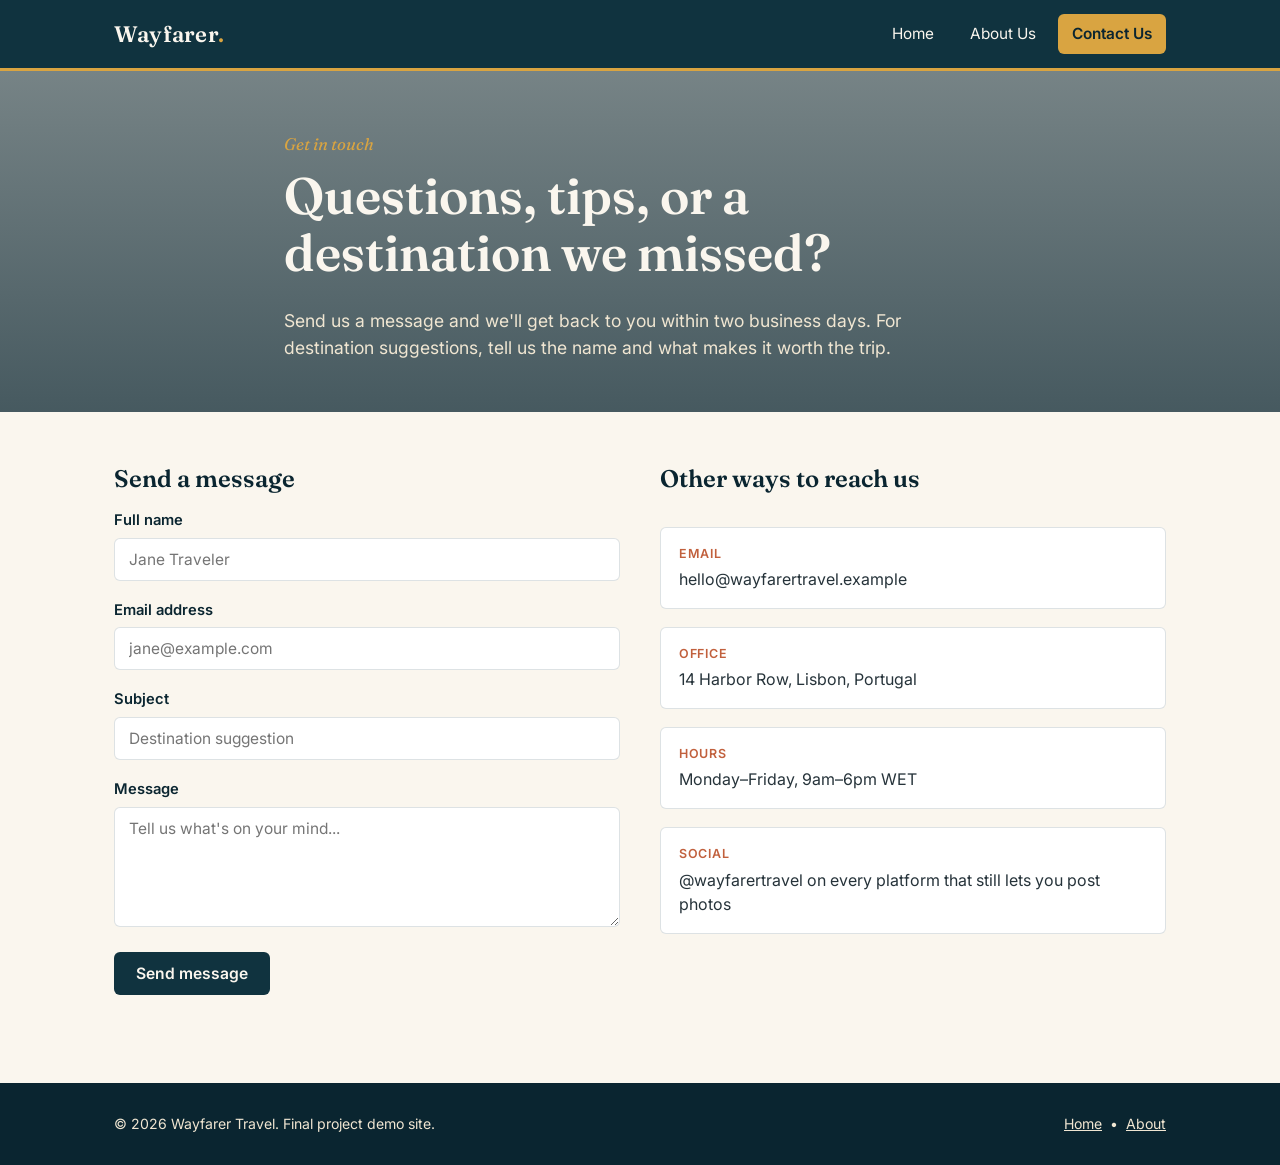
<file: contact.html>
<!DOCTYPE html>
<html lang="en">
<head>
  <meta charset="UTF-8">
  <meta name="viewport" content="width=device-width, initial-scale=1.0">
  <title>Contact Us — Wayfarer Travel</title>
  <meta name="description" content="Get in touch with the Wayfarer Travel team.">
  <link rel="preconnect" href="https://fonts.googleapis.com">
  <link href="https://fonts.googleapis.com/css2?family=Fraunces:wght@500;600;700&family=Inter:wght@400;500;600;700&display=swap" rel="stylesheet">
  <link rel="stylesheet" href="css/style.css">
</head>
<body>

  <nav class="site-nav">
    <div class="nav-inner">
      <a href="index.html" class="brand">Wayfarer<span>.</span></a>
      <button class="nav-toggle" aria-label="Toggle navigation menu" aria-expanded="false">
        <span></span><span></span><span></span>
      </button>
      <ul class="nav-links">
        <li><a href="index.html">Home</a></li>
        <li><a href="about.html">About Us</a></li>
        <li><a href="contact.html">Contact Us</a></li>
      </ul>
    </div>
  </nav>

  <header class="hero" style="padding: 60px 0 50px;">
    <div class="container">
      <p class="kicker">Get in touch</p>
      <h1>Questions, tips, or a destination we missed?</h1>
      <p class="lede">
        Send us a message and we'll get back to you within two business days. For destination
        suggestions, tell us the name and what makes it worth the trip.
      </p>
    </div>
  </header>

  <main class="section">
    <div class="container contact-grid">
      <div>
        <h2>Send a message</h2>
        <form id="contactForm">
          <div class="form-field">
            <label for="name">Full name</label>
            <input type="text" id="name" name="name" placeholder="Jane Traveler" required>
          </div>
          <div class="form-field">
            <label for="email">Email address</label>
            <input type="email" id="email" name="email" placeholder="jane@example.com" required>
          </div>
          <div class="form-field">
            <label for="subject">Subject</label>
            <input type="text" id="subject" name="subject" placeholder="Destination suggestion">
          </div>
          <div class="form-field">
            <label for="message">Message</label>
            <textarea id="message" name="message" placeholder="Tell us what's on your mind..." required></textarea>
          </div>
          <button type="submit" class="btn btn-primary">Send message</button>
          <p class="form-msg" id="formMsg"></p>
        </form>
      </div>

      <div class="contact-info">
        <h2>Other ways to reach us</h2>
        <div class="info-item">
          <div class="label">Email</div>
          <div>hello@wayfarertravel.example</div>
        </div>
        <div class="info-item">
          <div class="label">Office</div>
          <div>14 Harbor Row, Lisbon, Portugal</div>
        </div>
        <div class="info-item">
          <div class="label">Hours</div>
          <div>Monday–Friday, 9am–6pm WET</div>
        </div>
        <div class="info-item">
          <div class="label">Social</div>
          <div>@wayfarertravel on every platform that still lets you post photos</div>
        </div>
      </div>
    </div>
  </main>

  <footer>
    <div class="container">
      <span>&copy; 2026 Wayfarer Travel. Final project demo site.</span>
      <span><a href="index.html">Home</a> &nbsp;&bull;&nbsp; <a href="about.html">About</a></span>
    </div>
  </footer>

  <script src="js/script.js"></script>
</body>
</html>
</file>
<file: css/style.css>
/* ---------- Tokens ---------- */
:root {
  --navy: #10333f;
  --navy-deep: #0a2530;
  --cream: #faf6ee;
  --sand: #f0e6d2;
  --gold: #d9a441;
  --clay: #c1603d;
  --ink: #26333a;
  --ink-soft: #5b6b70;
  --line: rgba(16, 51, 63, 0.14);
  --radius: 6px;
  --serif: "Fraunces", Georgia, serif;
  --sans: "Inter", -apple-system, BlinkMacSystemFont, "Segoe UI", sans-serif;
}

* { box-sizing: border-box; }

html { scroll-behavior: smooth; }

body {
  margin: 0;
  font-family: var(--sans);
  color: var(--ink);
  background: var(--cream);
  line-height: 1.55;
}

a { color: inherit; }

img { max-width: 100%; display: block; }

.container {
  max-width: 1100px;
  margin: 0 auto;
  padding: 0 24px;
}

h1, h2, h3 {
  font-family: var(--serif);
  font-weight: 600;
  margin: 0 0 0.5em 0;
  color: var(--navy-deep);
}

/* ---------- Nav bar ---------- */
.site-nav {
  position: sticky;
  top: 0;
  z-index: 50;
  background: var(--navy);
  border-bottom: 3px solid var(--gold);
}

.nav-inner {
  max-width: 1100px;
  margin: 0 auto;
  padding: 14px 24px;
  display: flex;
  align-items: center;
  justify-content: space-between;
}

.brand {
  font-family: var(--serif);
  font-size: 1.4rem;
  font-weight: 600;
  color: var(--cream);
  text-decoration: none;
  letter-spacing: 0.01em;
}

.brand span { color: var(--gold); }

.nav-toggle {
  display: none;
  flex-direction: column;
  gap: 5px;
  background: none;
  border: none;
  cursor: pointer;
  padding: 6px;
}

.nav-toggle span {
  width: 24px;
  height: 2px;
  background: var(--cream);
  display: block;
}

.nav-links {
  display: flex;
  gap: 8px;
  list-style: none;
  margin: 0;
  padding: 0;
}

.nav-links a {
  display: inline-block;
  padding: 8px 14px;
  text-decoration: none;
  color: var(--cream);
  font-size: 0.96rem;
  border-radius: var(--radius);
  transition: background 0.15s ease;
}

.nav-links a:hover { background: rgba(250, 246, 238, 0.12); }

.nav-links a.active {
  background: var(--gold);
  color: var(--navy-deep);
  font-weight: 600;
}

/* ---------- Hero ---------- */
.hero {
  background:
    linear-gradient(180deg, rgba(10,37,48,0.55), rgba(10,37,48,0.75)),
    url("https://picsum.photos/seed/travel-hero/1600/700") center/cover no-repeat;
  color: var(--cream);
  padding: 90px 0 70px;
}

.hero .container { max-width: 760px; }

.hero p.kicker {
  font-family: var(--serif);
  font-style: italic;
  color: var(--gold);
  margin: 0 0 10px 0;
  font-size: 1.05rem;
}

.hero h1 {
  color: var(--cream);
  font-size: clamp(2.1rem, 4.5vw, 3.2rem);
  line-height: 1.12;
}

.hero .lede {
  font-size: 1.1rem;
  color: var(--sand);
  max-width: 60ch;
  margin: 14px 0 0 0;
}

/* ---------- Search ---------- */
.search-panel {
  background: var(--cream);
  border-bottom: 1px solid var(--line);
}

.search-panel .container {
  padding-top: 28px;
  padding-bottom: 28px;
}

.search-row {
  display: flex;
  gap: 10px;
  flex-wrap: wrap;
}

#searchInput {
  flex: 1 1 260px;
  padding: 12px 16px;
  font-size: 1rem;
  border: 1px solid var(--line);
  border-radius: var(--radius);
  font-family: var(--sans);
  background: #fff;
}

#searchInput:focus,
button:focus-visible,
a:focus-visible {
  outline: 2px solid var(--clay);
  outline-offset: 2px;
}

.btn {
  padding: 12px 22px;
  border: none;
  border-radius: var(--radius);
  font-size: 0.98rem;
  font-weight: 600;
  cursor: pointer;
  font-family: var(--sans);
}

.btn-primary { background: var(--navy); color: var(--cream); }
.btn-primary:hover { background: var(--navy-deep); }

.btn-ghost {
  background: transparent;
  color: var(--navy);
  border: 1px solid var(--line);
}
.btn-ghost:hover { background: var(--sand); }

.search-hint {
  margin: 10px 0 0 0;
  color: var(--ink-soft);
  font-size: 0.9rem;
}

/* ---------- Sections ---------- */
.section {
  padding: 48px 0;
}

.section-head {
  display: flex;
  align-items: baseline;
  justify-content: space-between;
  gap: 12px;
  border-bottom: 1px solid var(--line);
  padding-bottom: 14px;
  margin-bottom: 26px;
}

.section-head .tag {
  font-family: var(--serif);
  font-style: italic;
  color: var(--clay);
}

/* ---------- Cards ---------- */
.card-grid {
  display: grid;
  grid-template-columns: repeat(auto-fit, minmax(300px, 1fr));
  gap: 26px;
}

.card {
  background: #fff;
  border: 1px solid var(--line);
  border-radius: var(--radius);
  overflow: hidden;
}

.card-images {
  display: grid;
  grid-template-columns: 1fr 1fr;
  gap: 2px;
  background: var(--line);
}

.card-images img {
  width: 100%;
  height: 150px;
  object-fit: cover;
}

.card-body { padding: 18px 20px 22px; }

.card-body .loc {
  font-size: 0.8rem;
  text-transform: uppercase;
  letter-spacing: 0.06em;
  color: var(--clay);
  font-weight: 600;
  margin-bottom: 4px;
}

.card-body h3 { margin-bottom: 6px; font-size: 1.2rem; }

.card-body p { color: var(--ink-soft); margin: 0 0 14px 0; font-size: 0.95rem; }

.card-body .btn { width: 100%; }

.empty-state {
  color: var(--ink-soft);
  font-style: italic;
  padding: 20px 0;
}

/* ---------- About page ---------- */
.about-grid {
  display: grid;
  grid-template-columns: 1.1fr 0.9fr;
  gap: 40px;
  align-items: start;
}

@media (max-width: 760px) {
  .about-grid { grid-template-columns: 1fr; }
}

.stat-row {
  display: flex;
  gap: 30px;
  margin-top: 24px;
  flex-wrap: wrap;
}

.stat {
  border-left: 3px solid var(--gold);
  padding-left: 12px;
}

.stat .num {
  font-family: var(--serif);
  font-size: 1.8rem;
  color: var(--navy-deep);
  display: block;
}

.stat .label { color: var(--ink-soft); font-size: 0.88rem; }

.team-grid {
  display: grid;
  grid-template-columns: repeat(auto-fit, minmax(160px, 1fr));
  gap: 20px;
  margin-top: 20px;
}

.team-card {
  text-align: center;
  background: #fff;
  border: 1px solid var(--line);
  border-radius: var(--radius);
  padding: 18px 12px;
}

.team-card img {
  width: 84px;
  height: 84px;
  border-radius: 50%;
  object-fit: cover;
  margin: 0 auto 10px;
}

.team-card .role { color: var(--clay); font-size: 0.85rem; }

.values-list {
  list-style: none;
  margin: 20px 0 0 0;
  padding: 0;
  display: grid;
  gap: 14px;
}

.values-list li {
  background: #fff;
  border: 1px solid var(--line);
  border-radius: var(--radius);
  padding: 14px 16px;
}

.values-list strong { color: var(--navy-deep); }

/* ---------- Contact page ---------- */
.contact-grid {
  display: grid;
  grid-template-columns: 1fr 1fr;
  gap: 40px;
}

@media (max-width: 760px) {
  .contact-grid { grid-template-columns: 1fr; }
}

.form-field { margin-bottom: 18px; }

.form-field label {
  display: block;
  font-weight: 600;
  margin-bottom: 6px;
  font-size: 0.92rem;
  color: var(--navy-deep);
}

.form-field input,
.form-field textarea {
  width: 100%;
  padding: 11px 14px;
  border: 1px solid var(--line);
  border-radius: var(--radius);
  font-family: var(--sans);
  font-size: 0.97rem;
  background: #fff;
}

.form-field textarea { resize: vertical; min-height: 120px; }

.contact-info { display: grid; gap: 18px; align-content: start; }

.contact-info .info-item {
  background: #fff;
  border: 1px solid var(--line);
  border-radius: var(--radius);
  padding: 16px 18px;
}

.contact-info .info-item .label {
  font-size: 0.78rem;
  text-transform: uppercase;
  letter-spacing: 0.06em;
  color: var(--clay);
  font-weight: 600;
  margin-bottom: 4px;
}

.form-msg {
  margin-top: 8px;
  font-size: 0.92rem;
  display: none;
}

.form-msg.show { display: block; color: var(--navy); font-weight: 600; }

/* ---------- Footer ---------- */
footer {
  background: var(--navy-deep);
  color: var(--sand);
  padding: 30px 0;
  margin-top: 40px;
  font-size: 0.88rem;
}

footer .container {
  display: flex;
  justify-content: space-between;
  flex-wrap: wrap;
  gap: 10px;
}

/* ---------- Responsive nav ---------- */
@media (max-width: 720px) {
  .nav-toggle { display: flex; }

  .nav-links {
    position: absolute;
    top: 100%;
    left: 0;
    right: 0;
    background: var(--navy);
    flex-direction: column;
    padding: 8px 24px 16px;
    display: none;
    border-bottom: 3px solid var(--gold);
  }

  .nav-links.open { display: flex; }

  .nav-links a { padding: 12px 8px; }
}
</file>
